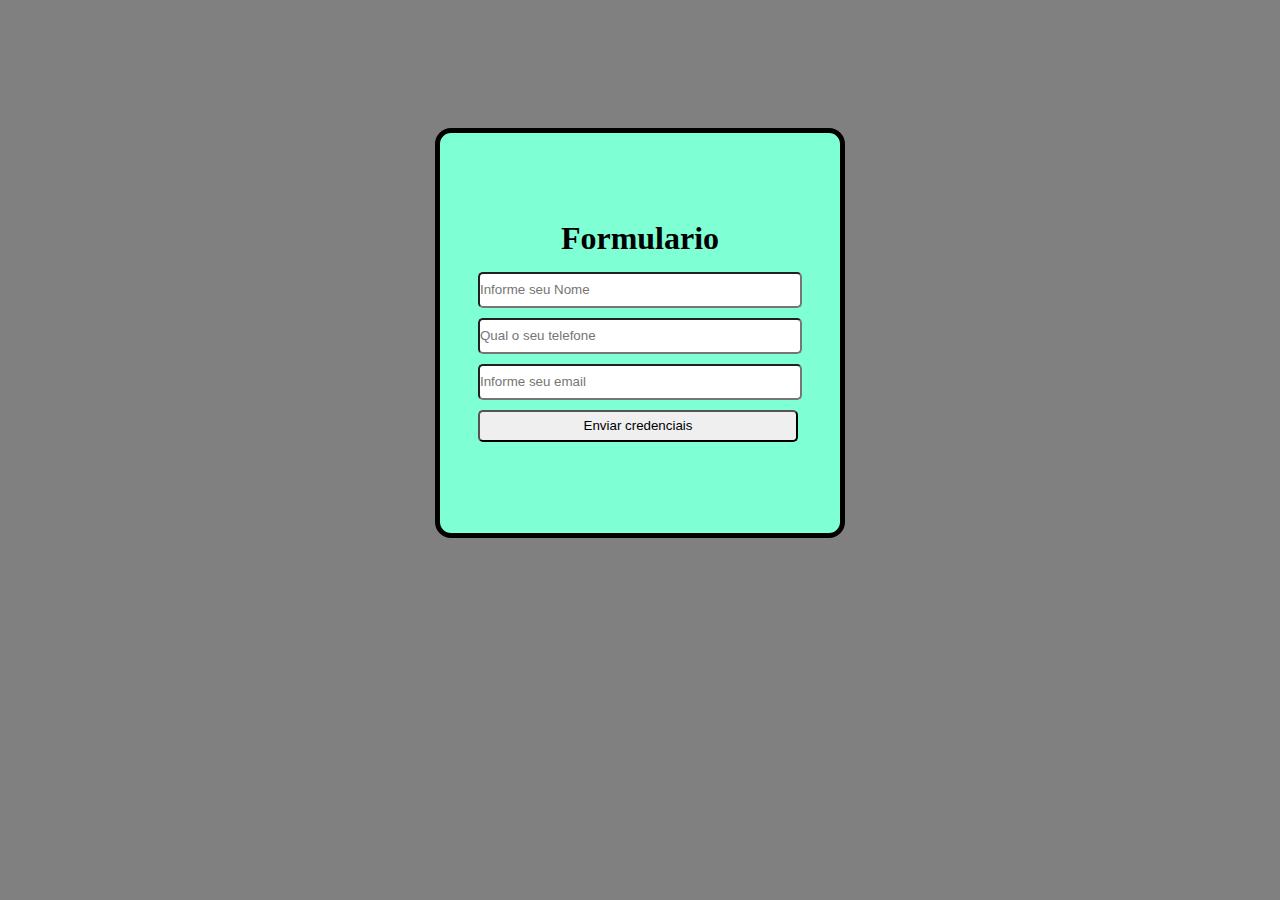
<file: index.html>
<!DOCTYPE html>
<html lang="pt-BR">
<head>
    <meta charset="UTF-8">
    <meta name="viewport" content="width=device-width, initial-scale=1.0">
    <link rel="stylesheet" href="index.css">
    <title>Formulario</title>
</head>
<body>
    <div class="container">
        <h1>Formulario</h1>
        <form class="formulario">

            <p>
                <input type="text" name="text" id="nome" placeholder="Informe seu Nome"  required/>
                <label for="nome"></label>
            </p>

            <p>
                <input type="text" name="telefone" id="telefone" placeholder="Qual o seu telefone" required/>
                <label for="telefone"></label>
            </p>

            <p>
                <input type="email" name="email" id="email" placeholder="Informe seu email" required/>
                <label for="email"></label>
            </p>

            <p>
                <input type="submit" value="Enviar credenciais" id="btn">
            </p>
            
        </form>
    </div>

    <script src="script.js"></script>
</body>
</html>
</file>
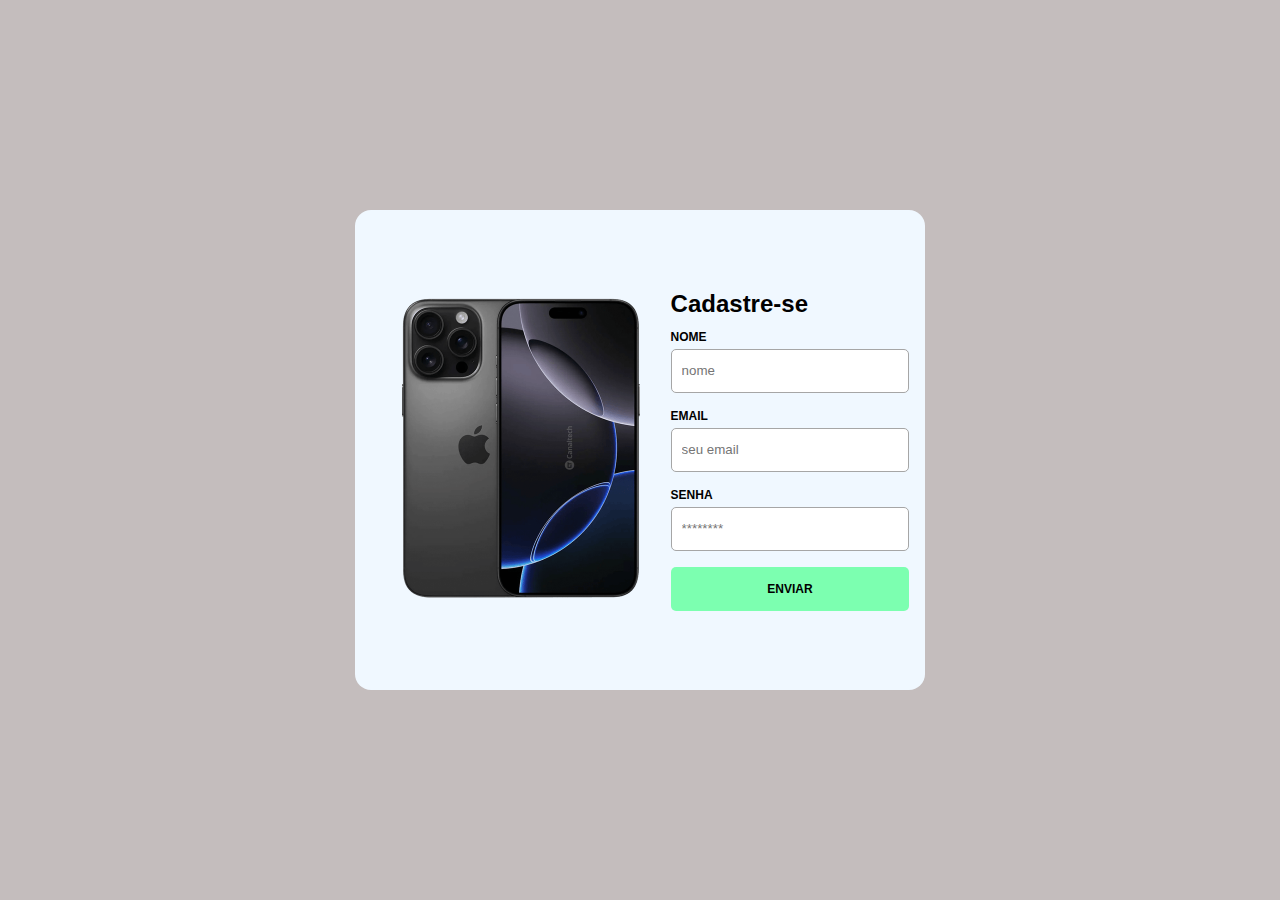
<file: form.html>
<!DOCTYPE html>
<html lang="en">
<head>
    <meta charset="UTF-8">
    <meta name="viewport" content="width=device-width, initial-scale=1.0">
    <link rel="shortcut icon" href="tagsFormulario/images/logo.png" type="image/x-icon">
    <link rel="stylesheet" href="styleform.css">
    <title>Formulario</title>
</head>
<body>
    <div id="container">
        <div>
            <img src="images/Ip.png" alt="imagem">
        </div>

        <div class="lado-direito">
            <form >
                <h3>Cadastre-se</h3>
                <label for="nome">Nome</label>
                <input type="text" id="nome" placeholder="nome" checked>
                <label for="email">Email</label>
                <input type="email" id="email" placeholder="seu email" checked>
                <label for="senha">Senha</label>
                <input type="text" id="senha" placeholder="********" checked>
                <button type="submit">Enviar</button>
            </form>
        </div>
    </div>
</body>
</html>
</file>
<file: index.css>
*{
    padding: 0;
    margin: 0;
}

body{
    background-color: gray;
}

.container{
margin: 0 auto;
height: 400px;
width: 400px;
display: flex;
flex-direction: column;
align-items: center;
justify-content: center;
}

.container{
    margin-top: 10%;
    background-color: aquamarine;
    border: solid 5px black;
    border-radius: 16px;
}


p{
    padding: 5px;
}

input{
    border-radius: 5px;
    height: 32px;
    width: 320px;
}

h1{
    margin-bottom: 10px;
}



.formulario{
    justify-content: space-around;
}

#btn:hover{
cursor: pointer;
opacity: 0.9;
}
</file>
<file: styleform.css>
*{
    margin: 0;
    padding:0;
    border:0 ;
    box-sizing: border-box;
    font-family: Arial, Helvetica, sans-serif;
}

body{
    background-color: rgb(196, 189, 189);
    display: flex;
    align-items: center;
    justify-content: center;
    height: 100vh;
    width: 100vw;
}

#container{
    padding: 16px;
    display: flex;
    align-items: center;
    justify-content: center;
    background-color: aliceblue;
    border-radius: 16px;
    height: 480px;
}

img{
    max-width: 300px;
}


.lado-direito{
    display: flex;
}

#container .lado-direito form{
    width: 100%;
}

#container .lado-direito h3{
margin-bottom: 12px;
font-size: 24px;
}

#container .lado-direito label{
    display: block;    
    margin-bottom: 5px;
    text-transform: uppercase;
    font-size: 12px;
    font-weight: bold;
}

#container .lado-direito input{
    width: 100%;
    margin-bottom: 16px;
    padding-left: 10px;
}


#container .lado-direito input{
    width: 100%;
    height: 44px;
    margin-bottom: 16px;
    border: 1px solid #A6A6A6;
    border-radius: 5px;
}

#container .lado-direito input:focus{
    outline: 1px solid blue;
}

#container .lado-direito button{
    width: 100%;
    height: 44px;
    background-color: #7cffb0;
    border-radius: 5px;
    cursor: pointer;
    transition-duration: 200ms;
    text-transform: uppercase;
    font-size: 12px;
    font-weight: bold;
}

#container .lado-direito button:hover{
    background-color: #4dc37c;
}
</file>
